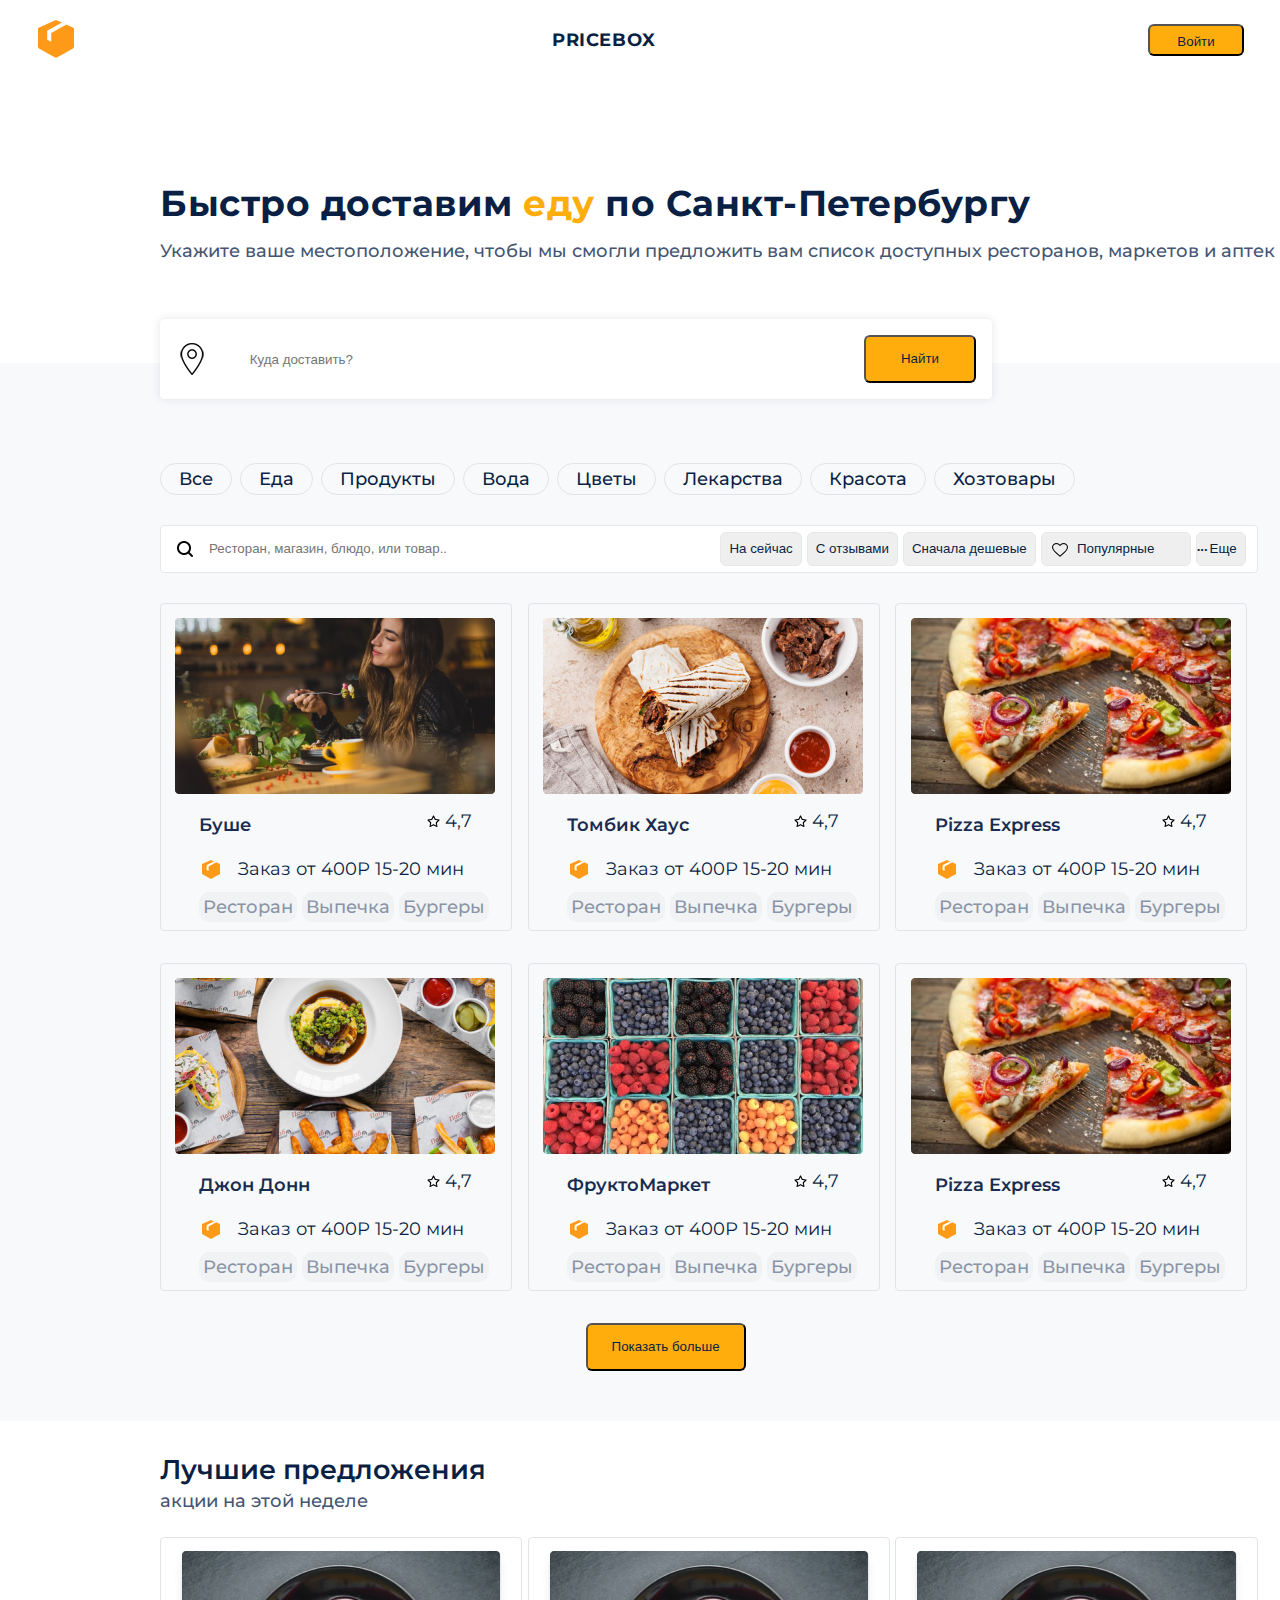
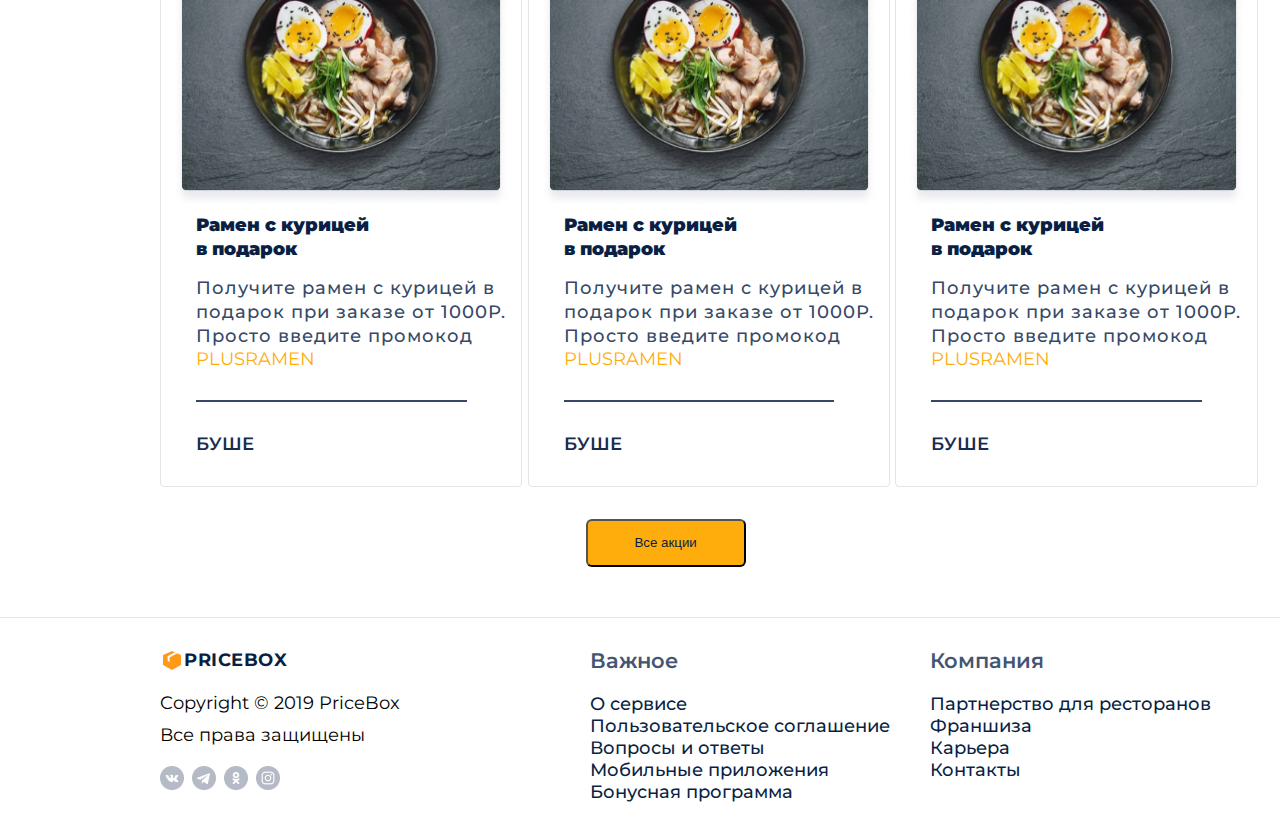
<file: index.html>
<!DOCTYPE html>
<html lang="ru">

<head>
   <meta charset="UTF-8">
   <meta name="viewport" content="width=device-width, initial-scale=1.0">
   <meta http-equiv="X-UA-Compatible" content="ie=edge">
   <link rel="stylesheet" href="css/style.css">
   <link href="https://fonts.googleapis.com/css?family=Montserrat:400,700&amp;subset=cyrillic" rel="stylesheet">
   <title>PRICEBOX</title>
</head>

<body>
   <div class="wrapper">
      <header>
         <nav>
            <div class="burger"><img src="/img/Group.svg" alt=""></div>
            <div class="logo">
               <!-- <img src="img/Group.svg" alt=""> -->
               <span>pricebox</span>
            </div>
            <div class="enter"><button id="in" class="_btn">Войти</button></div>
         </nav>
         <h1>Быстро доставим <span>еду</span> по Санкт-Петербургу</h1>
         <p>Укажите ваше местоположение, чтобы мы смогли предложить вам список доступных ресторанов,
            маркетов и
            аптек</p>
         <div class="search">
            <img src="/img/log.png" alt="">
            <input type="text" name="locate" id="locate" placeholder="Куда доставить?" autofocus>
            <button id="go" class="_btn">Найти</button>
         </div>
      </header>
      <section class="one">
         <h2 class="visually-hidden">section-one</h2>
         <div class="menu">

            <ul class="menu-nav">
               <li><a href="#">Все</a></li>
               <li><a href="#">Еда</a></li>
               <li><a href="#">Продукты</a></li>
               <li><a href="#">Вода</a></li>
               <li><a href="#">Цветы</a></li>
               <li><a href="#">Лекарства</a></li>
               <li><a href="#">Красота</a></li>
               <li><a href="#">Хозтовары</a></li>
               <span id="btn-menu"></span>
            </ul>
         </div>
         <div class="sort">
            <div class="sort-search">
               <img src="img/search.png" alt="">
               <input class=any-search"" type="text" placeholder="Ресторан, магазин, блюдо, или товар.."></input>
            </div>
            <div class="btn">
               <button>На сейчас</button>
               <button>С отзывами</button>
               <button>Сначала дешевые</button>
               <button>Популярные</button>
               <button>Еще</button>
            </div>
         </div>
         <div class="content">
            <div class="dish-all">
               <div class="dish-column1">
                  <div class="dish">
                     <div class="dish-view">
                        <img src="img/img-5.png" alt="">
                        <div class="dish-name">
                           <span>Буше</span>
                           <span>4,7</span>
                        </div>
                        <div class="order">
                           <img src="img/Group.svg" alt="">
                           <span>Заказ от 400Р</span>
                           <span>15-20 мин</span>
                        </div>
                        <div class="choise">
                           <a href="#">Ресторан</a>
                           <a href="#">Выпечка</a>
                           <a href="#">Бургеры</a>
                        </div>
                     </div>
                     <div class="dish">
                        <div class="dish-view">
                           <img src="img/img-2.png" alt="">
                           <div class="dish-name">
                              <span>Джон Донн</span>
                              <span>4,7</span>
                           </div>
                           <div class="order">
                              <img src="img/Group.svg" alt="">
                              <span>Заказ от 400Р</span>
                              <span>15-20 мин</span>
                           </div>
                           <div class="choise">
                              <a href="#">Ресторан</a>
                              <a href="#">Выпечка</a>
                              <a href="#">Бургеры</a>
                           </div>
                        </div>
                     </div>
                  </div>
               </div>
               <div class="dish-column2">
                  <div class="dish">
                     <div class="dish-view">
                        <img src="img/img-4.png" alt="">
                        <div class="dish-name">
                           <span>Томбик Хаус</span>
                           <span>4,7</span>
                        </div>
                        <div class="order">
                           <img src="img/Group.svg" alt="">
                           <span>Заказ от 400Р</span>
                           <span>15-20 мин</span>
                        </div>
                        <div class="choise">
                           <a href="#">Ресторан</a>
                           <a href="#">Выпечка</a>
                           <a href="#">Бургеры</a>
                        </div>
                     </div>
                     <div class="dish">
                        <div class="dish-view">
                           <img src="img/img-1.png" alt="">
                           <div class="dish-name">
                              <span>ФруктоМаркет</span>
                              <span>4,7</span>
                           </div>
                           <div class="order">
                              <img src="img/Group.svg" alt="">
                              <span>Заказ от 400Р</span>
                              <span>15-20 мин</span>
                           </div>
                           <div class="choise">
                              <a href="#">Ресторан</a>
                              <a href="#">Выпечка</a>
                              <a href="#">Бургеры</a>
                           </div>
                        </div>  
                     </div>
                  </div>
               </div>
               <div class="dish-column3">
                  <div class="dish">
                     <div class="dish-view">
                        <img src="img/img-3.png" alt="">
                        <div class="dish-name">
                           <span>Pizza Express</span>
                           <span>4,7</span>
                        </div>
                        <div class="order">
                           <img src="img/Group.svg" alt="">
                           <span>Заказ от 400Р</span>
                           <span>15-20 мин</span>
                        </div>
                        <div class="choise">
                           <a href="#">Ресторан</a>
                           <a href="#">Выпечка</a>
                           <a href="#">Бургеры</a>
                        </div>
                     </div>
                     <div class="dish">
                        <div class="dish-view">
                           <img src="img/img-3.png" alt="">
                           <div class="dish-name">
                              <span>Pizza Express</span>
                              <span>4,7</span>
                           </div>
                           <div class="order">
                              <img src="img/Group.svg" alt="">
                              <span>Заказ от 400Р</span>
                              <span>15-20 мин</span>
                           </div>
                           <div class="choise">
                              <a href="#">Ресторан</a>
                              <a href="#">Выпечка</a>
                              <a href="#">Бургеры</a>
                           </div>
                        </div>
                     </div>
                  </div>
               </div>
            </div>
         </div>
         <button id="more" class="_btn">Показать больше</button>
      </section>
      <section class="two">
         <div class="best">
            <h2>Лучшие предложения</h2>
            <p>акции на этой неделе</p>
         </div>
         <div class="best-all">
            <div class="best-dishes">
               <img src="img/Rectangle2.png" alt="">
               <p>Рамен с курицей <br> в подарок</p>
               <p>Получите рамен с курицей в <br> подарок при заказе от 1000Р.<br> Просто введите промокод</p>
               <span>plusramen</span>
               <span class="line"></span>
               <span>Буше</span>
            </div>
            <div class="best-dishes">
               <img src="img/Rectangle2.png" alt="">
               <p>Рамен с курицей <br> в подарок</p>
               <p>Получите рамен с курицей в <br> подарок при заказе от 1000Р.<br> Просто введите промокод</p>
               <span>plusramen</span>
               <span class="line"></span>
               <span>Буше</span>
            </div>
            <div class="best-dishes">
               <img src="img/Rectangle2.png" alt="">
               <p>Рамен с курицей <br> в подарок</p>
               <p>Получите рамен с курицей в <br> подарок при заказе от 1000Р.<br> Просто введите промокод</p>
               <span>plusramen</span>
               <span class="line"></span>
               <span>Буше</span>
            </div>
         </div>
         <button id="show-all" class="_btn">Все акции</button>
      </section>
      <form action="mailto:9326538@mail.ru" class="enter">
         <label>Введите вашу эл.почту</label>
         <input type="text" name="email" placeholder="example@example.ru">
         <label>Введите ваш пароль</label>
         <input type="password" name="password" placeholder="ваш пароль...">
         <input type="submit" id="conf" value="Подтвердить">
         <p>Регистрация...</p>
      </form>
      <footer>
         <div class="footer">
            <div class="f-col1">
               <div class="logo">
                  <img src="img/Group.svg" alt="">
                  <span>pricebox</span>
               </div>
               <p>Copyright &copy; 2019 PriceBox</p>
               <p>Все права защищены</p>
               <div class="sotials">
                  <img src="/img/Group6.png" alt="">
               </div>
            </div>
            <div class="f-col2">
               <h3>Важное</h3>
               <p><a href="#">О сервисе</a></p>
               <p><a href="#">Пользовательское соглашение</a></p>
               <p><a href="#">Вопросы и ответы</a></p>
               <p><a href="#">Мобильные приложения</a></p>
               <p><a href="#">Бонусная программа</a></p>
            </div>
            <div class="f-col3">
               <h3>Компания</h3>
               <p><a href="#">Партнерство для ресторанов</p>
               <p><a href="#">Франшиза</a></p>
               <p><a href="#">Карьера</a></p>
               <p><a href="#">Контакты</a></p>
            </div>
         </div>
      </footer>
      <div id="top">
         <img src="img/jquery-top.png" alt="плавная прокрутка наверх">
      </div>

   </div>
   <script src="https://code.jquery.com/jquery-3.3.1.min.js"></script>
   <script src="script/script.js"></script>


</body>

</html>
</file>
<file: css/style.css>
* {
  margin: 0;
  padding: 0;
}

button {
  outline: none;
  cursor: pointer;
}

body {
  font-family: "Montserrat", sans-serif;
  background-color: #f2f2f2;
  font-size: clamp(12px, 2vw, 18px);
}

.visually-hidden {
  position: absolute;
  z-index: -1;
  width: 0;
  height: 0;
  padding: 0;
  margin: 0;
  border: none;
  overflow: hidden;
}

.wrapper {
  max-width: 1440px;
  margin: 0 auto;
  position: relative;
  overflow-x: hidden;
}

header {
  background-color: #fff;
  padding-bottom: 100px;
  position: relative;
}

nav {
  height: 80px;
  display: -webkit-box;
  display: -webkit-flex;
  display: -ms-flexbox;
  display: flex;
  -webkit-box-pack: justify;
  -webkit-justify-content: space-between;
      -ms-flex-pack: justify;
          justify-content: space-between;
  -webkit-box-align: center;
  -webkit-align-items: center;
      -ms-flex-align: center;
          align-items: center;
}

.burger {
  margin-left: 32px;
}

.logo {
  display: -webkit-box;
  display: -webkit-flex;
  display: -ms-flexbox;
  display: flex;
  -webkit-box-align: center;
  -webkit-align-items: center;
      -ms-flex-align: center;
          align-items: center;
}

.logo span {
  font-style: normal;
  font-weight: bold;
  line-height: normal;
  letter-spacing: 0.03em;
  text-transform: uppercase;
  color: #0a1f44;
}

#btn-menu {
  display: none;
  width: 50px;
  height: 50px;
  background-color: #ccc;
  -webkit-border-radius: 50%;
          border-radius: 50%;
  position: absolute;
  right: -30px;
  top: 15px;
}

#btn-menu::before {
  content: ">>";
  color: #fff;
  font-weight: 900;
  position: absolute;
  left: 55%;
  top: 30%;
}

.noMagic#btn-menu {
  -webkit-transform: rotate(-180deg);
      -ms-transform: rotate(-180deg);
          transform: rotate(-180deg);
  -webkit-transition: 1s;
  -o-transition: 1s;
  transition: 1s;
}

.enter {
  display: -webkit-box;
  display: -webkit-flex;
  display: -ms-flexbox;
  display: flex;
  -webkit-box-align: center;
  -webkit-align-items: center;
      -ms-flex-align: center;
          align-items: center;
}

.enter button {
  width: 96px;
  height: 32px;
  background-color: #ffad0d;
  -webkit-border-radius: 6px;
          border-radius: 6px;
  padding: 8px 4px;
  color: #0a1f44;
  font-style: normal;
  font-weight: 500;
  line-height: 16px;
  margin: 0 36px 0 20px;
  text-align: center;
}

h1 {
  margin: 100px 0 0 160px;
  font-style: normal;
  font-weight: bold;
  line-height: 47px;
  letter-spacing: 0.5px;
  color: #0a1f44;
}

header > h1 > span {
  color: #ffad0d;
}

header p {
  margin: 12px 0 0 160px;
  font-style: normal;
  font-weight: 500;
  line-height: 24px;
  color: #445571;
}

.search {
  width: 832px;
  height: 80px;
  background-color: #fff;
  display: -webkit-box;
  display: -webkit-flex;
  display: -ms-flexbox;
  display: flex;
  -webkit-box-pack: justify;
  -webkit-justify-content: space-between;
      -ms-flex-pack: justify;
          justify-content: space-between;
  -webkit-box-align: center;
  -webkit-align-items: center;
      -ms-flex-align: center;
          align-items: center;
  -webkit-box-shadow: 0px 0px 10px rgba(10, 31, 68, 0.1), 0px 0px 1px rgba(10, 31, 68, 0.08);
          box-shadow: 0px 0px 10px rgba(10, 31, 68, 0.1), 0px 0px 1px rgba(10, 31, 68, 0.08);
  -webkit-border-radius: 4px;
          border-radius: 4px;
  position: absolute;
  left: 160px;
  bottom: -10%;
}

#go {
  width: 112px;
  height: 48px;
  background-color: #ffad0d;
  -webkit-border-radius: 6px;
          border-radius: 6px;
  margin-right: 16px;
  font-style: normal;
  font-weight: 500;
  line-height: 20px;
  text-align: center;
  color: #0a1f44;
}

.sort-search {
  width: 40%;
  display: -webkit-box;
  display: -webkit-flex;
  display: -ms-flexbox;
  display: flex;
  -webkit-box-align: center;
  -webkit-align-items: center;
      -ms-flex-align: center;
          align-items: center;
}

.sort-search input {
  width: 70%;
  border: none;
}

.sort-search > input[placeholder] {
  font-style: normal;
  font-weight: 500;
  line-height: 20px;
  color: #8a94a6;
}

.search > input[autofocus] {
  padding-left: 10px;
  outline: none;
  width: 70%;
  border: none;
}

.search img {
  margin-left: 16px;
}

section.one {
  background-color: #f8f9fb;
  min-height: 200px;
}

section {
  padding-left: 160px;
}

.menu {
  padding-top: 100px;
}

.menu ul {
  height: 32px;
  display: -webkit-box;
  display: -webkit-flex;
  display: -ms-flexbox;
  display: flex;
  -webkit-box-orient: horizontal;
  -webkit-box-direction: normal;
  -webkit-flex-direction: row;
      -ms-flex-direction: row;
          flex-direction: row;
}

.menu li {
  list-style: none;
  border: 1px solid #e1e4e8;
  -webkit-box-sizing: border-box;
          box-sizing: border-box;
  -webkit-border-radius: 100px;
          border-radius: 100px;
  margin-right: 8px;
  display: -webkit-box;
  display: -webkit-flex;
  display: -ms-flexbox;
  display: flex;
  -webkit-box-align: center;
  -webkit-align-items: center;
      -ms-flex-align: center;
          align-items: center;
  -webkit-transition: 0.5s;
  -o-transition: 0.5s;
  transition: 0.5s;
}

.menu li a {
  text-decoration: none;
  font-style: normal;
  font-weight: 500;
  line-height: 16px;
  text-align: center;
  color: #0a1f44;
  padding: 18px;
}

.menu li:hover {
  background-color: #ffad0d;
}

.sort {
  max-width: 1100px;
  height: 48px;
  background: #ffffff;
  border: 1px solid #e5e8eb;
  -webkit-box-sizing: border-box;
          box-sizing: border-box;
  -webkit-border-radius: 4px;
          border-radius: 4px;
  margin: 30px 2% 30px 0;
  display: -webkit-box;
  display: -webkit-flex;
  display: -ms-flexbox;
  display: flex;
  -webkit-box-pack: justify;
  -webkit-justify-content: space-between;
      -ms-flex-pack: justify;
          justify-content: space-between;
  -webkit-box-align: center;
  -webkit-align-items: center;
      -ms-flex-align: center;
          align-items: center;
}

.sort img {
  width: 16px;
  height: 16px;
  margin: 0 16px 0 16px;
}

.sort p {
  width: 317px;
  margin-right: 197px;
  font-style: normal;
  font-weight: 500;
  line-height: 20px;
  color: #8a94a6;
}

.btn {
  margin-right: 1%;
}

.btn button {
  font-style: normal;
  font-weight: 500;
  line-height: 16px;
  text-align: center;
  color: #0a1f44;
  padding: 8px;
  border: 1px solid #e5e8eb;
  -webkit-box-sizing: border-box;
          box-sizing: border-box;
  -webkit-border-radius: 6px;
          border-radius: 6px;
  -webkit-transition: 0.3s;
  -o-transition: 0.3s;
  transition: 0.3s;
}

.btn button:hover {
  background-color: #8a94a6;
  color: white;
}

.dish-all {
  max-width: 1100px;
  display: -webkit-box;
  display: -webkit-flex;
  display: -ms-flexbox;
  display: flex;
  -webkit-box-pack: justify;
  -webkit-justify-content: space-between;
      -ms-flex-pack: justify;
          justify-content: space-between;
  padding-right: 2%;
}

.dish-column1,
.dish-column2,
.dish-column3 {
  width: 33%;
}

.dish-view {
  max-width: 352px;
  height: 328px;
  border: 1px solid #e1e4e8;
  -webkit-box-sizing: border-box;
          box-sizing: border-box;
  -webkit-border-radius: 4px;
          border-radius: 4px;
  margin-bottom: 32px;
  padding: 4% 4% 0 4%;
}

.sort > input {
  width: 40%;
  border: none;
  outline: none;
}

.dish-view img {
  display: block;
  max-width: 100%;
}

.dish-name {
  display: -webkit-box;
  display: -webkit-flex;
  display: -ms-flexbox;
  display: flex;
  -webkit-box-pack: justify;
  -webkit-justify-content: space-between;
      -ms-flex-pack: justify;
          justify-content: space-between;
  height: 48px;
  margin-left: 24px;
}

.dish-view span:first-child {
  padding: 19px 0;
  font-style: normal;
  font-weight: 600;
  line-height: 24px;
  color: #182c4f;
}

.dish-view span:last-child {
  font-style: normal;
  font-weight: normal;
  line-height: 16px;
  text-align: right;
  color: #0a1f44;
  padding: 19px 25px 19px 0;
  position: relative;
}

.dish-name span:last-child::before {
  content: url(/img/Star1.png);
  display: block;
  -webkit-background-size: 16px 16px;
          background-size: 16px 16px;
  position: absolute;
  left: -20px;
}

.order {
  display: -webkit-box;
  display: -webkit-flex;
  display: -ms-flexbox;
  display: flex;
  -webkit-box-pack: start;
  -webkit-justify-content: flex-start;
      -ms-flex-pack: start;
          justify-content: flex-start;
  -webkit-box-align: center;
  -webkit-align-items: center;
      -ms-flex-align: center;
          align-items: center;
}

.btn > button:nth-child(4) {
  position: relative;
  width: 150px;
}

.btn > button:nth-child(4)::before {
  content: url(/img/heart.png);
  position: absolute;
  left: 10px;
  top: 10px;
}

.btn > button:nth-child(5) {
  position: relative;
  width: 50px;
  text-align: right;
}

.btn > button:nth-child(5)::before {
  content: "...";
  font-weight: bold;
  position: absolute;
  left: 0;
  bottom: 10px;
}

.order img {
  width: 24px;
  padding: 0;
  margin-left: 24px;
}

.order span {
  font-style: normal;
  font-weight: normal;
  line-height: 16px;
  color: #0a1f44;
}

.order > span:nth-child(2) {
  margin: 0 5px 0 15px;
}

.choise {
  margin-left: 24px;
}

.choise a {
  width: 72px;
  text-decoration: none;
  font-style: normal;
  font-weight: 500;
  line-height: 16px;
  text-align: center;
  color: #8a94a6;
  background-color: #f1f2f4;
  padding: 4px;
  -webkit-border-radius: 10px;
          border-radius: 10px;
}

#more {
  display: block;
  margin: 0 0 0 38%;
  width: 160px;
  height: 48px;
  background-color: #ffad0d;
  font-style: normal;
  font-weight: 500;
  line-height: 20px;
  text-align: center;
  color: #0a1f44;
  -webkit-border-radius: 6px;
          border-radius: 6px;
}

section.one {
  padding-bottom: 50px;
}

section.two {
  padding: 30px 0 50px 160px;
  background-color: #fff;
}

h2 {
  font-style: normal;
  font-weight: 600;
  line-height: 38px;
  color: #0a1f44;
}

.two p {
  font-style: normal;
  font-weight: 500;
  line-height: 24px;
  color: #445571;
  margin-bottom: 24px;
}

.best-all {
  display: -webkit-box;
  display: -webkit-flex;
  display: -ms-flexbox;
  display: flex;
  margin-bottom: 32px;
  max-width: 1100px;
  padding-right: 2%;
}

.best-all > div > p:nth-child(2) {
  font-style: normal;
  font-weight: 900;
  line-height: 24px;
  margin: 0 0 15px 24px;
  color: #0a1f44;
}

.best-all > div > p:nth-child(3) {
  font-style: normal;
  font-weight: 500;
  line-height: 24px;
  letter-spacing: 1px;
  margin: 0 0 0 24px;
  color: #364866;
}

.best-dishes {
  border: 1px solid #e1e4e8;
  -webkit-box-sizing: border-box;
          box-sizing: border-box;
  -webkit-border-radius: 4px;
          border-radius: 4px;
  width: 33%;
  padding: 1% 1% 0 1%;
}

.best-dishes > span {
  text-transform: uppercase;
  color: #ffad0d;
  margin: 0 0 0 24px;
}

.best-dishes span.line {
  display: block;
  width: 80%;
  height: 2px;
  background-color: #364866;
  margin-top: 30px;
}

.best-dishes img {
  width: 100%;
}

.best-all > div:nth-child(2) {
  margin: 0 0.5%;
}

#show-all {
  display: block;
  margin: 0 0 0 38%;
  width: 160px;
  height: 48px;
  background-color: #ffad0d;
  font-style: normal;
  font-weight: 500;
  line-height: 20px;
  text-align: center;
  color: #0a1f44;
  -webkit-border-radius: 6px;
          border-radius: 6px;
}

footer {
  padding: 30px 0 20px 160px;
  border-top: 1px solid #e5e8eb;
  background-color: #fff;
}

footer div.logo:nth-child(1) > span:nth-child(2) {
  font-style: normal;
  font-weight: bold;
  line-height: normal;
  letter-spacing: 0.03em;
  text-transform: uppercase;
  color: #0a1f44;
}

footer div.logo:nth-child(1) > img:nth-child(1) {
  width: 24px;
}

.f-col1 > p:nth-child(2) {
  margin-top: 20px;
}

.f-col1 > p:nth-child(3) {
  margin-top: 10px;
}

.sotials {
  margin-top: 20px;
}

.footer {
  display: -webkit-box;
  display: -webkit-flex;
  display: -ms-flexbox;
  display: flex;
  -webkit-box-pack: start;
  -webkit-justify-content: flex-start;
      -ms-flex-pack: start;
          justify-content: flex-start;
}

.f-col2 {
  margin: 0 40px 0 17%;
}

h3 {
  font-style: normal;
  font-weight: 600;
  line-height: 25px;
  margin-bottom: 20px;
  color: #445571;
}

.f-col3 a,
.f-col2 a {
  font-family: Montserrat;
  font-style: normal;
  font-weight: 500;
  line-height: 16px;
  margin-bottom: 15px;
  color: #0a1f44;
  text-decoration: none;
}

.best-dishes > span:nth-child(4) {
  position: relative;
}

.best-all > div > span:last-child {
  padding: 30px 0;
  font-style: normal;
  font-weight: 600;
  line-height: 24px;
  color: #182c4f;
  display: block;
}

form.enter {
  background-color: #fff;
  max-width: 320px;
  height: 225px;
  padding: 0 10px;
  display: -webkit-box;
  display: -webkit-flex;
  display: -ms-flexbox;
  display: flex;
  -webkit-box-orient: vertical;
  -webkit-box-direction: normal;
  -webkit-flex-direction: column;
      -ms-flex-direction: column;
          flex-direction: column;
  position: absolute;
  top: 100px;
  right: 100px;
  z-index: 5;
  -webkit-box-shadow: -2px -2px 10px -7px rgba(0, 0, 0, 0.75);
  box-shadow: -2px -2px 10px -7px rgba(0, 0, 0, 0.75);
  display: none;
}

label {
  display: block;
  margin: 20px 0 10px;
}

input {
  background: #fff;
  height: 20px;
  width: 100%;
  -webkit-border-radius: 5px;
          border-radius: 5px;
  outline: none;
}

#conf {
  margin-top: 20px;
  height: 30px;
  -webkit-box-shadow: 1px 1px 3px 0px rgba(0, 0, 0, 0.75);
  box-shadow: 1px 1px 3px 0px rgba(0, 0, 0, 0.75);
}

form.enter p {
  margin-top: 10px;
  width: 100%;
  text-align: left;
}

form.enter p:hover {
  font-weight: 900;
  cursor: pointer;
}

.border {
  border: 2px dashed #182c4f;
}

#top {
  bottom: 1%;
  right: 1%;
  cursor: pointer;
  display: none;
  position: fixed;
  opacity: 0.5;
}

@media only screen and (max-width: 1135px) {
  .sort {
    -webkit-box-orient: vertical;
    -webkit-box-direction: normal;
    -webkit-flex-direction: column;
        -ms-flex-direction: column;
            flex-direction: column;
    -webkit-justify-content: space-around;
        -ms-flex-pack: distribute;
            justify-content: space-around;
    height: 80px;
  }
  .sort-search {
    width: 100%;
    display: -webkit-box;
    display: -webkit-flex;
    display: -ms-flexbox;
    display: flex;
    -webkit-box-pack: center;
    -webkit-justify-content: center;
        -ms-flex-pack: center;
            justify-content: center;
  }
  .sort-search input {
    width: 300px;
  }
}

@media only screen and (max-width: 1000px) {
  .search {
    width: 60%;
  }
  .dish-name {
    margin-left: 0;
  }
}

@media only screen and (max-width: 888px) {
  section.one,
  section.two,
  footer {
    padding-left: 2%;
  }
  .search {
    left: 2%;
  }
}

@media only screen and (max-width: 745px) {
  header h1,
  header p {
    margin: 50px 0 0;
    text-align: center;
  }
  header {
    padding-bottom: 50px;
  }
  #btn-menu {
    display: block;
    border: 1px solid #fff;
  }
  .search {
    width: 96%;
  }
  .sort-search {
    -webkit-box-pack: start;
    -webkit-justify-content: flex-start;
        -ms-flex-pack: start;
            justify-content: flex-start;
  }
  .menu ul {
    -webkit-box-orient: vertical;
    -webkit-box-direction: normal;
    -webkit-flex-direction: column;
        -ms-flex-direction: column;
            flex-direction: column;
    height: auto;
    background-color: #ccc;
    opacity: 0.9;
  }
  .sort {
    margin-top: 0;
    position: relative;
    height: 40px;
    margin-bottom: 20px;
  }
  .dish-all {
    -webkit-box-orient: vertical;
    -webkit-box-direction: normal;
    -webkit-flex-direction: column;
        -ms-flex-direction: column;
            flex-direction: column;
  }
  .dish-column1,
  .dish-column2,
  .dish-column3 {
    width: 100%;
  }
  .dish-view {
    margin: 0 auto 20px;
  }
  .menu li {
    -webkit-box-pack: center;
    -webkit-justify-content: center;
        -ms-flex-pack: center;
            justify-content: center;
    height: 30px;
    margin: 0 0 5px 0;
  }
  .btn {
    display: none;
  }
  .btn button {
    margin-bottom: 5px;
  }
  .btn > button:nth-child(5) {
    width: 150px;
    text-align: center;
  }
  .btn > button:nth-child(5)::before {
    left: 45px;
  }
  .menu-nav {
    -webkit-transition: 0.5s;
    -o-transition: 0.5s;
    transition: 0.5s;
    z-index: 5;
    -webkit-transform: translateX(-110%);
        -ms-transform: translateX(-110%);
            transform: translateX(-110%);
    position: fixed;
    top: 10px;
  }
  .menu-nav-active {
    -webkit-transform: translateX(0%);
        -ms-transform: translateX(0%);
            transform: translateX(0%);
  }
}

@media only screen and (max-width: 600px) {
  .footer {
    -webkit-justify-content: space-around;
        -ms-flex-pack: distribute;
            justify-content: space-around;
    position: relative;
    height: 350px;
  }
  .f-col1 {
    position: absolute;
    top: 230px;
  }
  .f-col2 {
    margin: 0;
    width: 50%;
  }
  .f-col3 {
    width: 50%;
    text-align: center;
  }
  #show-all,
  #more {
    margin: 0 auto;
  }
}

@media only screen and (max-width: 460px) {
  nav {
    -webkit-box-pack: center;
    -webkit-justify-content: center;
        -ms-flex-pack: center;
            justify-content: center;
  }
  .best-dishes span.line {
    width: 75px;
    margin-top: 20px;
  }
  .best-all > div > span:last-child {
    padding: 20px 0;
  }
  .burger {
    margin-left: 0;
  }
  .enter button {
    margin: 0 4% 0 2%;
  }
  .best-all > div > p:nth-child(2),
  .best-all > div > p:nth-child(3),
  .best-dishes > span,
  .best-dishes span.line {
    margin-left: 5px;
  }
  .menu li {
    -webkit-border-radius: 5px;
            border-radius: 5px;
  }
  .sort img {
    margin: 0 5px 0 5px;
    width: 10px;
    height: 10px;
  }
  .logo span {
    margin: 0 10px;
  }
}

@media only screen and (max-width: 370px) {
  nav {
    -webkit-flex-wrap: wrap;
        -ms-flex-wrap: wrap;
            flex-wrap: wrap;
  }
}
/*# sourceMappingURL=style.css.map */
</file>
